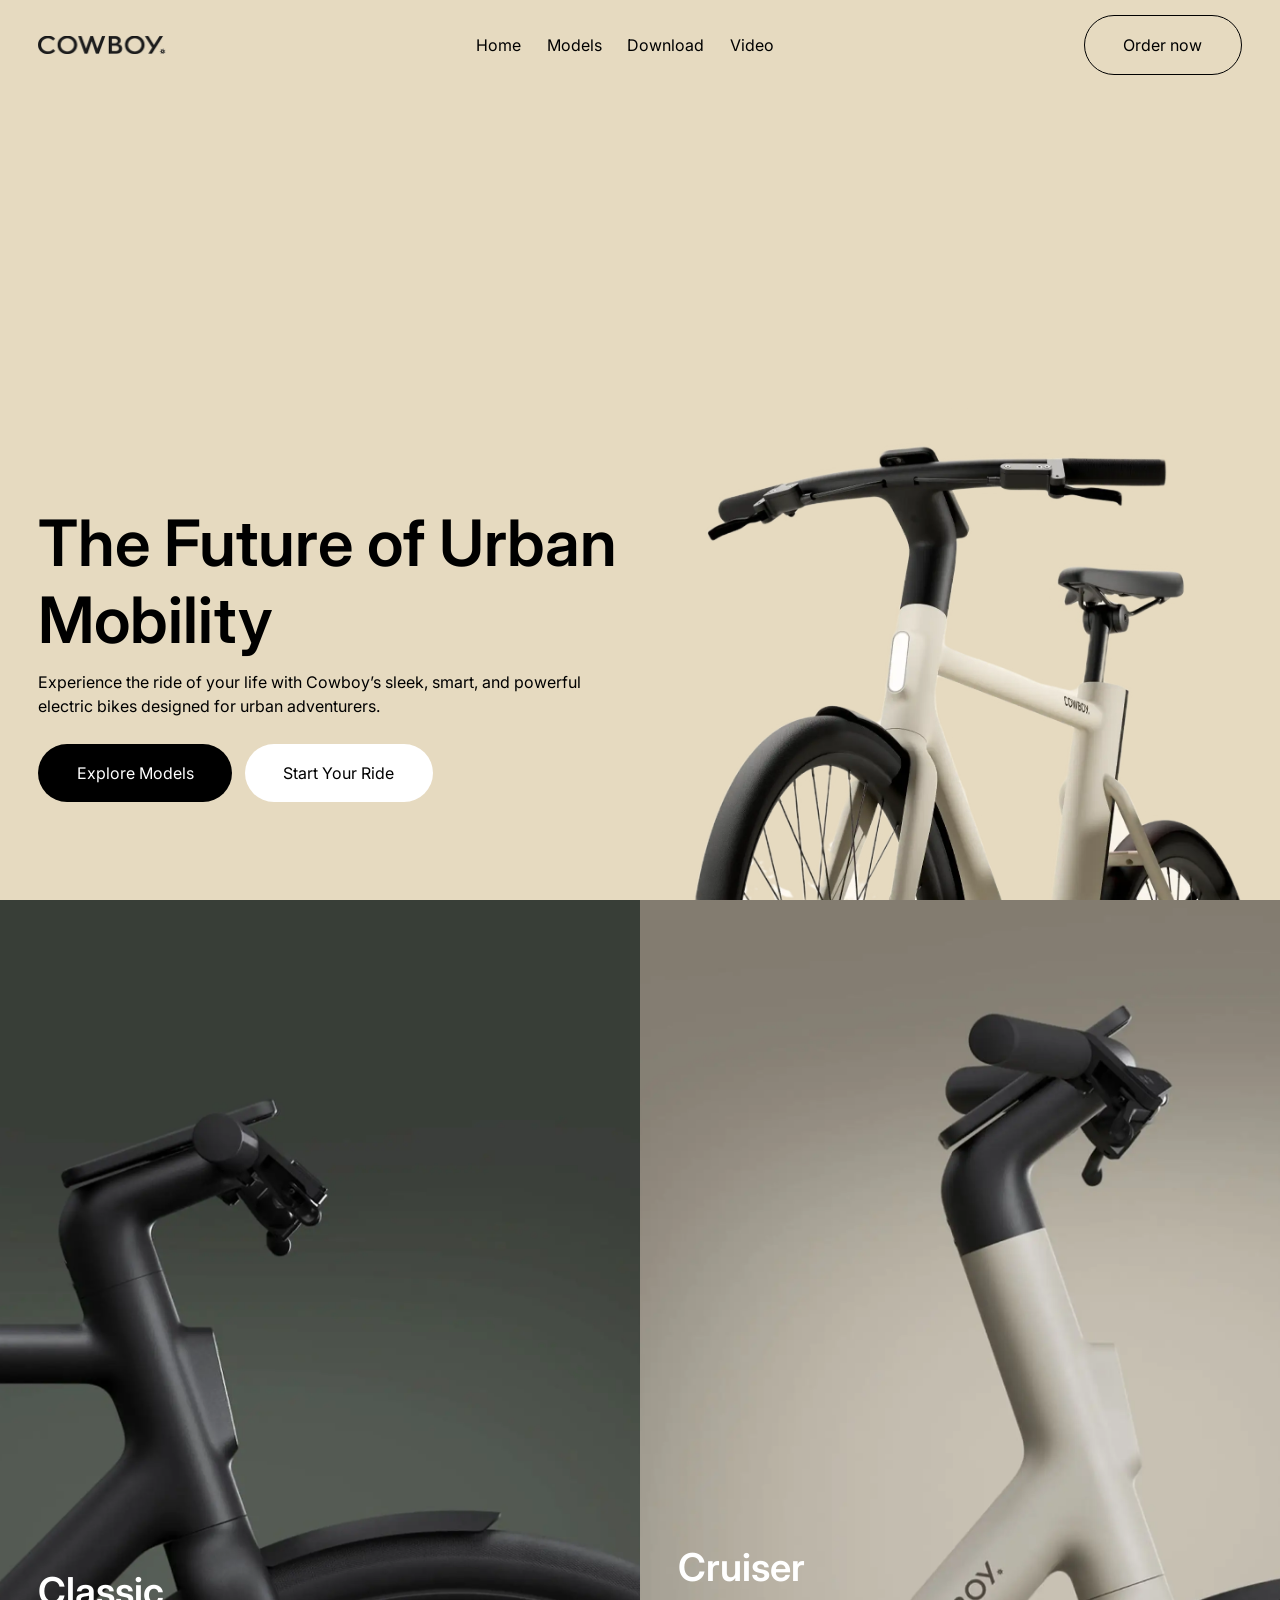
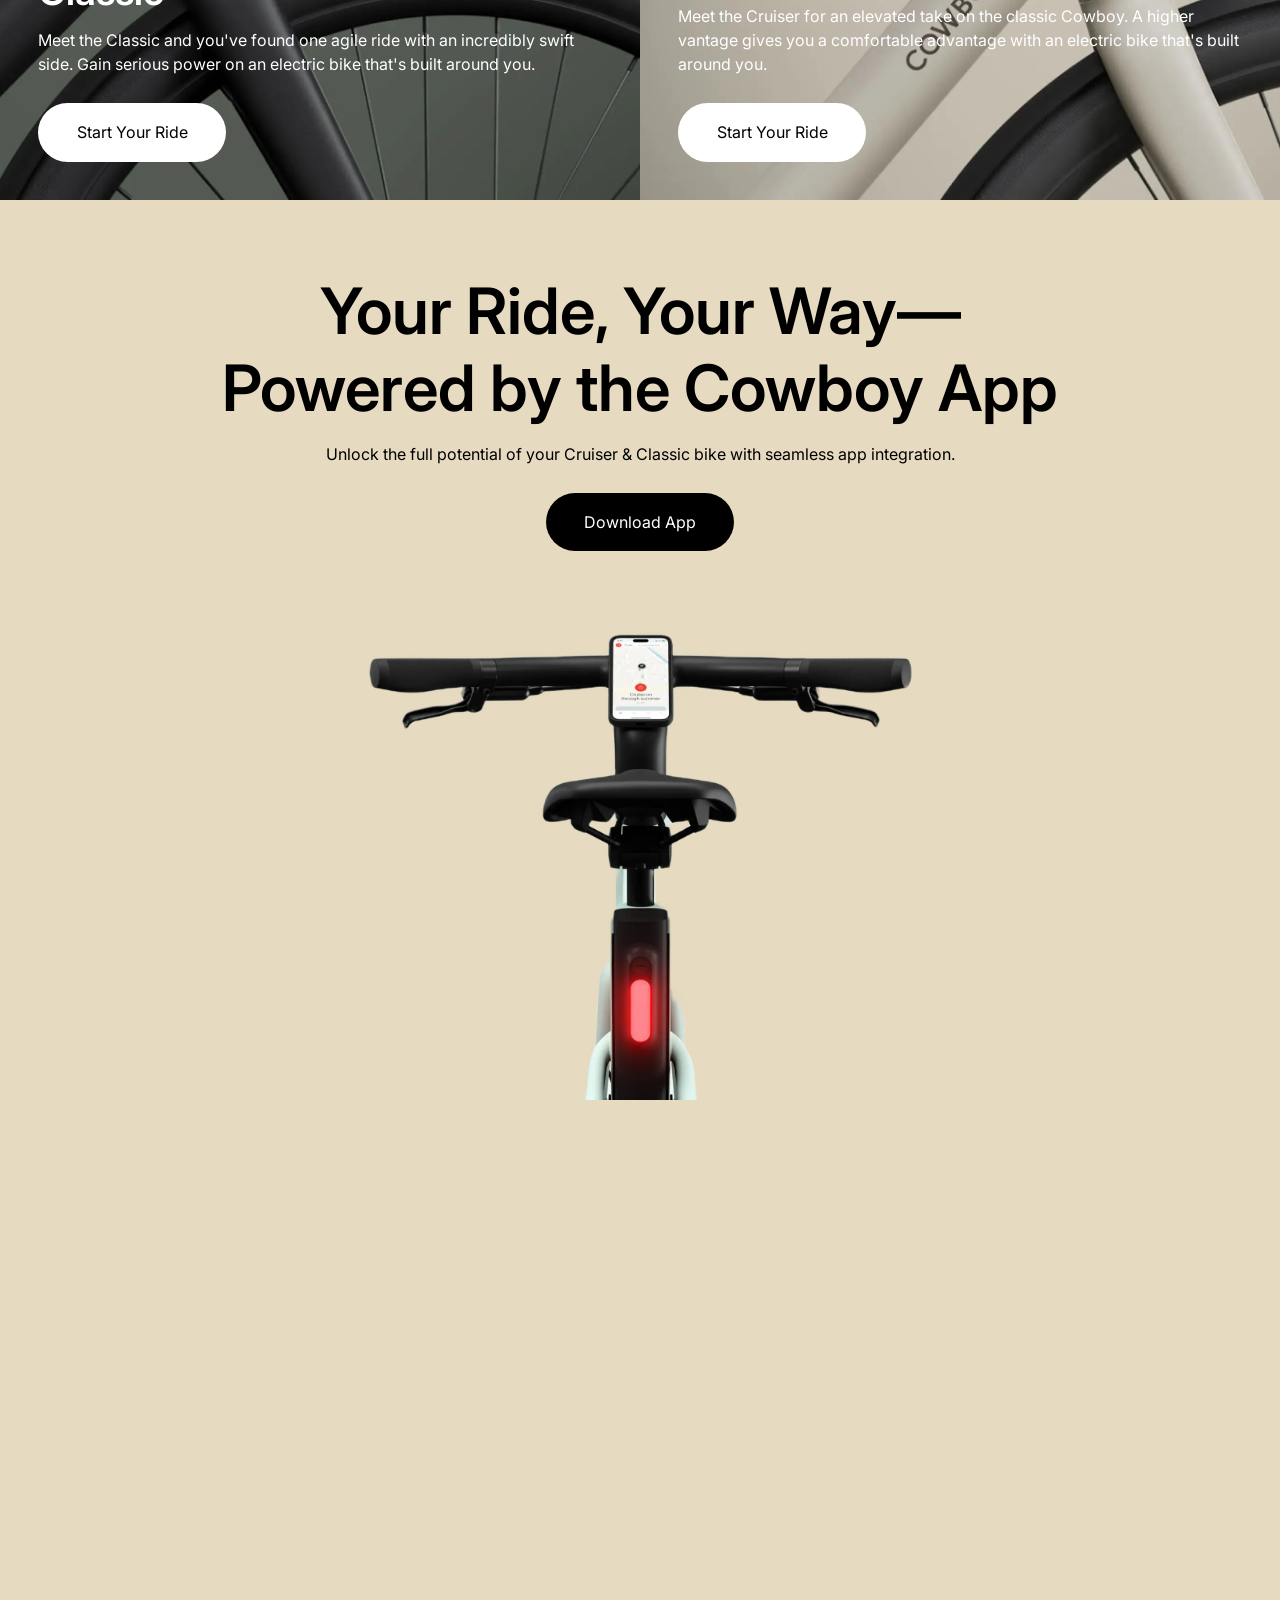
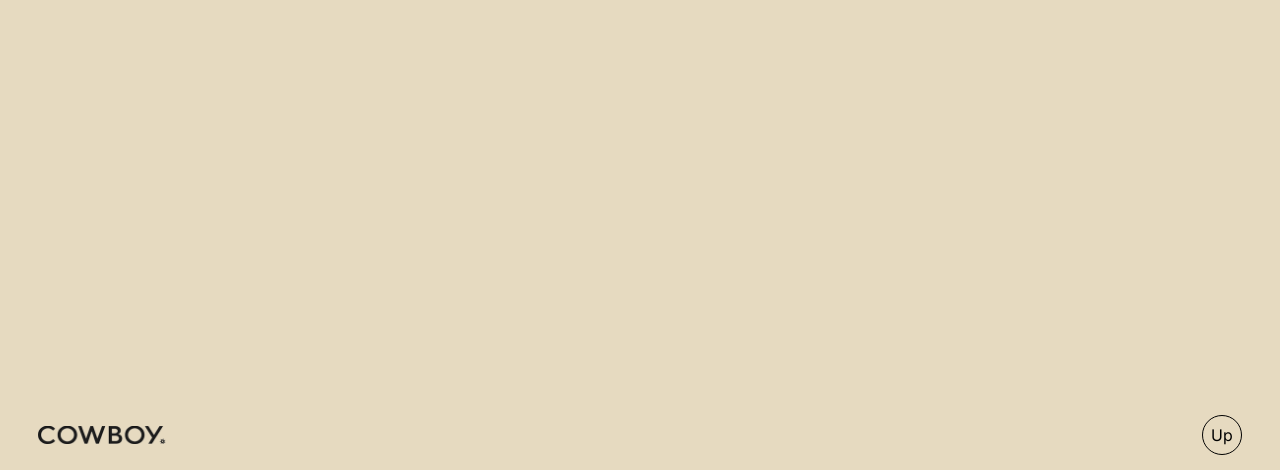
<file: cowboy 2/index.html>
<!DOCTYPE html>
<html lang="en">
	<head>
		<meta charset="UTF-8">
		<meta name="viewport" content="width=device-width, initial-scale=1.0">
		<!-- Підключення шрифтів -->
		<link rel="preconnect" href="https://fonts.googleapis.com">
		<link rel="preconnect" href="https://fonts.gstatic.com" crossorigin>
		<link href="https://fonts.googleapis.com/css2?family=Inter:wght@300;400;600&display=swap" rel="stylesheet">
		<!-- Скидання стилів -->
		<link rel="stylesheet" href="css/reset.css">
		<!-- Основні стилі -->
		<link rel="stylesheet" href="css/style.css">
		<title>CowBoy</title>
	</head>
	<body>
		<div class="wrapper">
			<header class="header">
				<div class="header__container">
					<img class="header__logo" src="img/logo.png" alt="Logo CowBoy">
					<nav class="header__menu menu">
						<ul class="menu__list">
							<li class="menu__item">
								<a href="#home" class="menu__link">Home</a>
							</li>
							<li class="menu__item">
								<a href="#models" class="menu__link">Models</a>
							</li>
							<li class="menu__item">
								<a href="#download" class="menu__link">Download</a>
							</li>
							<li class="menu__item">
								<a href="#video" class="menu__link">Video</a>
							</li>
						</ul>
					</nav>
					<a href="#" class="header__button">Order now</a>
				</div>
			</header>
			<main class="page">
				<section id="home" class="hero">
					<div class="hero__container">
						<div class="hero__content">
							<h1 class="hero__title">The Future of Urban Mobility</h1>
							<div class="hero__text">
								<p>
									Experience the ride of your life with Cowboy’s sleek, smart, and powerful electric bikes designed for urban adventurers.
								</p>
							</div>
							<div class="hero__buttons">
								<a href="#" class="hero__button button button--dark">Explore Models</a>
								<a href="#" class="hero__button button">Start Your Ride</a>
							</div>
						</div>
						<figure class="hero__picture">
							<img src="img/hero/image.webp" class="hero__image" alt="Image">
						</figure>
					</div>
				</section>
				<div id="models" class="models">
					<article class="models__item item-model">
						<div class="item-model__content">
							<h2 class="item-model__title">Classic</h2>
							<div class="item-model__text">
								<p>
									Meet the Classic and you've found one agile ride with an incredibly swift side. Gain serious power on an electric bike that's built around you.
								</p>
							</div>
							<a href="#" class="item-model__button button">Start Your Ride</a>
						</div>
						<img src="img/models/dark.webp" alt="Model" class="item-model__image">
					</article>
					<article class="models__item item-model">
						<div class="item-model__content">
							<h2 class="item-model__title">Cruiser</h2>
							<div class="item-model__text">
								<p>
									Meet the Cruiser for an elevated take on the classic Cowboy. A higher vantage gives you a comfortable advantage with an electric bike that's built around you.
								</p>
							</div>
							<a href="#" class="item-model__button button">Start Your Ride</a>
						</div>
						<img src="img/models/lite.webp" alt="Model" class="item-model__image">
					</article>
				</div>
				<section id="download" class="download">
					<div class="download__container">
						<div class="download__content">
							<h2 class="download__title">Your Ride, Your Way—Powered by the Cowboy App</h2>
							<div class="download__text">
								<p>
									Unlock the full potential of your Cruiser & Classic bike with seamless app integration.
								</p>
							</div>
							<a href="#" class="download__button button button--dark">Download App</a>
						</div>
						<img src="img/download/image.webp" alt="Image" class="download__image">
					</div>
				</section>
				<div id="video" class="video">
					<iframe class="video__item" src="https://www.youtube.com/embed/5JsX5gyK3QQ?si=xP6T2hRqS06eXqa3" title="YouTube video player" frameborder="0" allow="accelerometer; autoplay; clipboard-write; encrypted-media; gyroscope; picture-in-picture; web-share" referrerpolicy="strict-origin-when-cross-origin" allowfullscreen></iframe>
				</div>
			</main>
			<footer class="footer">
				<div class="footer__container">
					<img src="img/logo.png" alt="Image" class="footer__logo">
					<a href="#home" class="footer__button">Up</a>
				</div>
			</footer>
		</div>
	</body>
</html>
</file>
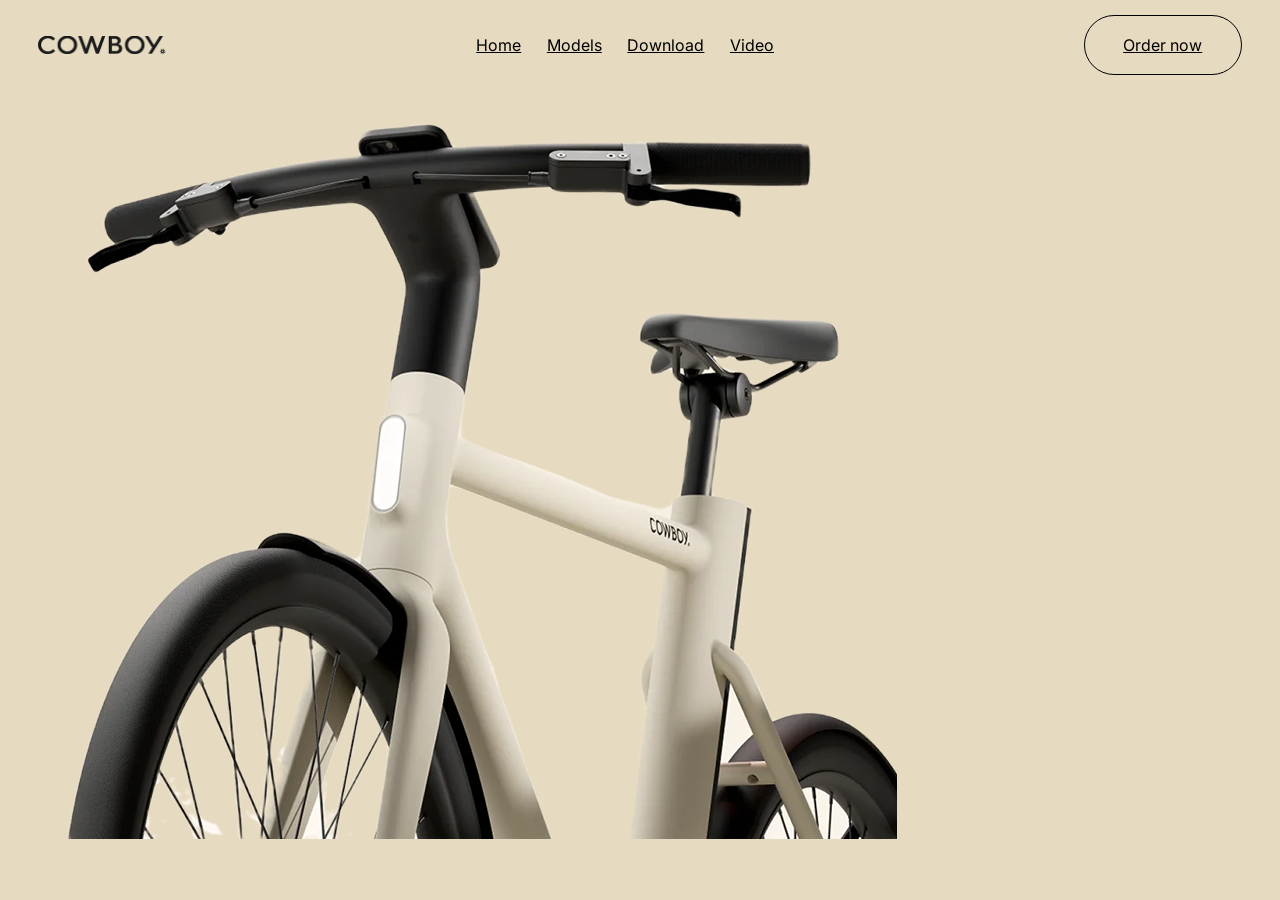
<file: cowboy_2/index.html>
<!DOCTYPE html>
<html lang="en">
	<head>
		<meta charset="UTF-8">
		<meta name="viewport" content="width=device-width, initial-scale=1.0">
		<!-- Подключение шрифтов -->
		<link rel="preconnect" href="https://fonts.googleapis.com">
		<link rel="preconnect" href="https://fonts.gstatic.com" crossorigin>
		<link href="https://fonts.googleapis.com/css2?family=Inter:wght@300;400;600&display=swap" rel="stylesheet">
		<!-- Cброс стилей -->
		<link rel="stylesheet" href="css/reset.css">
		<!-- Основные стили -->
		<link rel="stylesheet" href="css/style.css">
		<title>CowBoy</title>
	</head>
	<body>
		<div class="wrapper">
			<header class="header">
				<div class="header__container">
					<img class="header__logo" src="img/logo.png" alt="Logo CowBoy">
					<nav class="header__menu menu">
						<ul class="menu__list">
							<li class="menu__item">
								<a href="#home" class="menu__link">Home</a>
							</li>
							<li class="menu__item">
								<a href="#models" class="menu__link">Models</a>
							</li>
							<li class="menu__item">
								<a href="#download" class="menu__link">Download</a>
							</li>
							<li class="menu__item">
								<a href="#video" class="menu__link">Video</a>
							</li>
						</ul>
					</nav>
					<a href="#" class="header__button">Order now</a>
				</div>
			</header>
			<main class="page">
				<section id="home" class="hero">
					<div class="hero__container">
						<div class="hero__content">
							<h1 class="hero__title">The Future of Urban Mobility</h1>
							<div class="hero__text">
								<p>
									Experience the ride of your life with Cowboy’s sleek, smart, and powerful electric bikes designed for urban adventurers.
								</p>
							</div>
							<div class="hero__buttons">
								<a href="#" class="hero__button button button--dark">Explore Models</a>
								<a href="#" class="hero__button button">Start Your Ride</a>
							</div>
						</div>
						<figure class="hero__picture">
							<img src="img/hero/image.png" class="hero__image" alt="Image">
						</figure>
					</div>
				</section>
			</main>
			<footer class="footer">
			</footer>
		</div>
	</body>
</html>
</file>
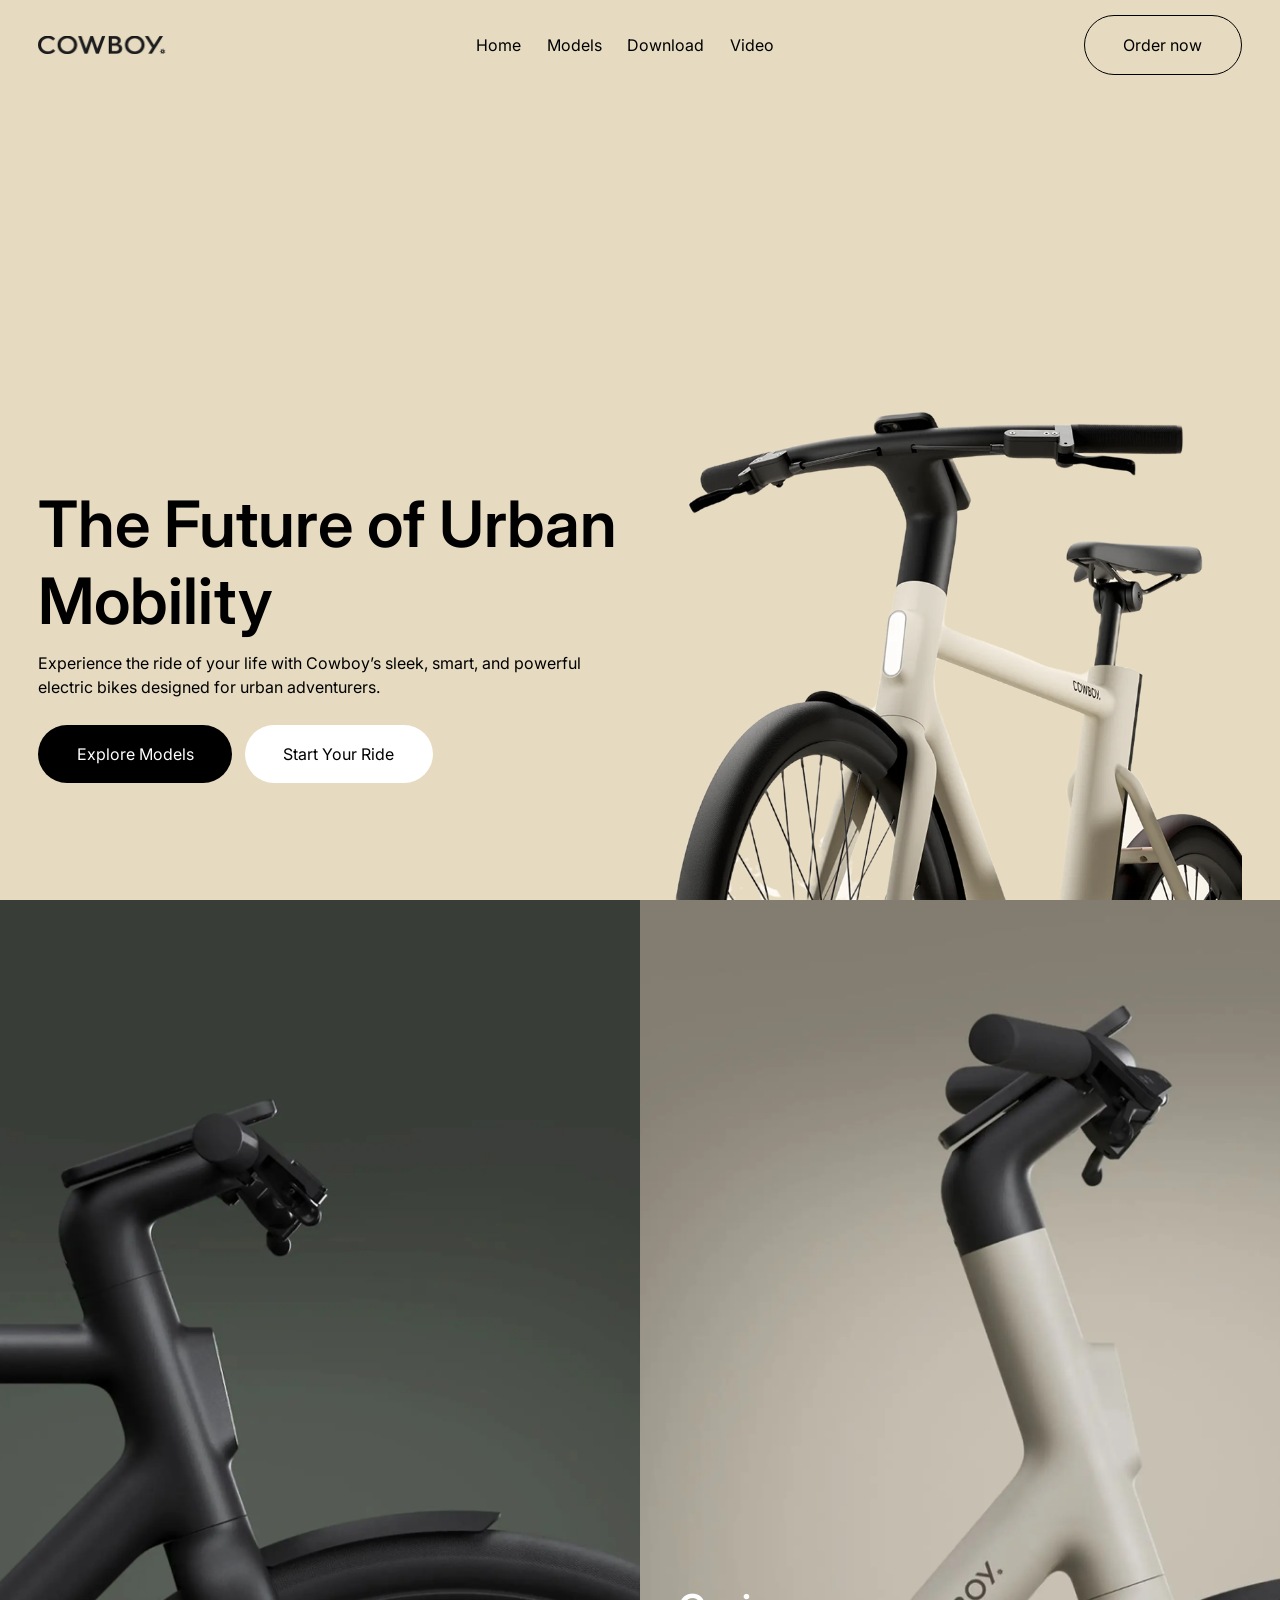
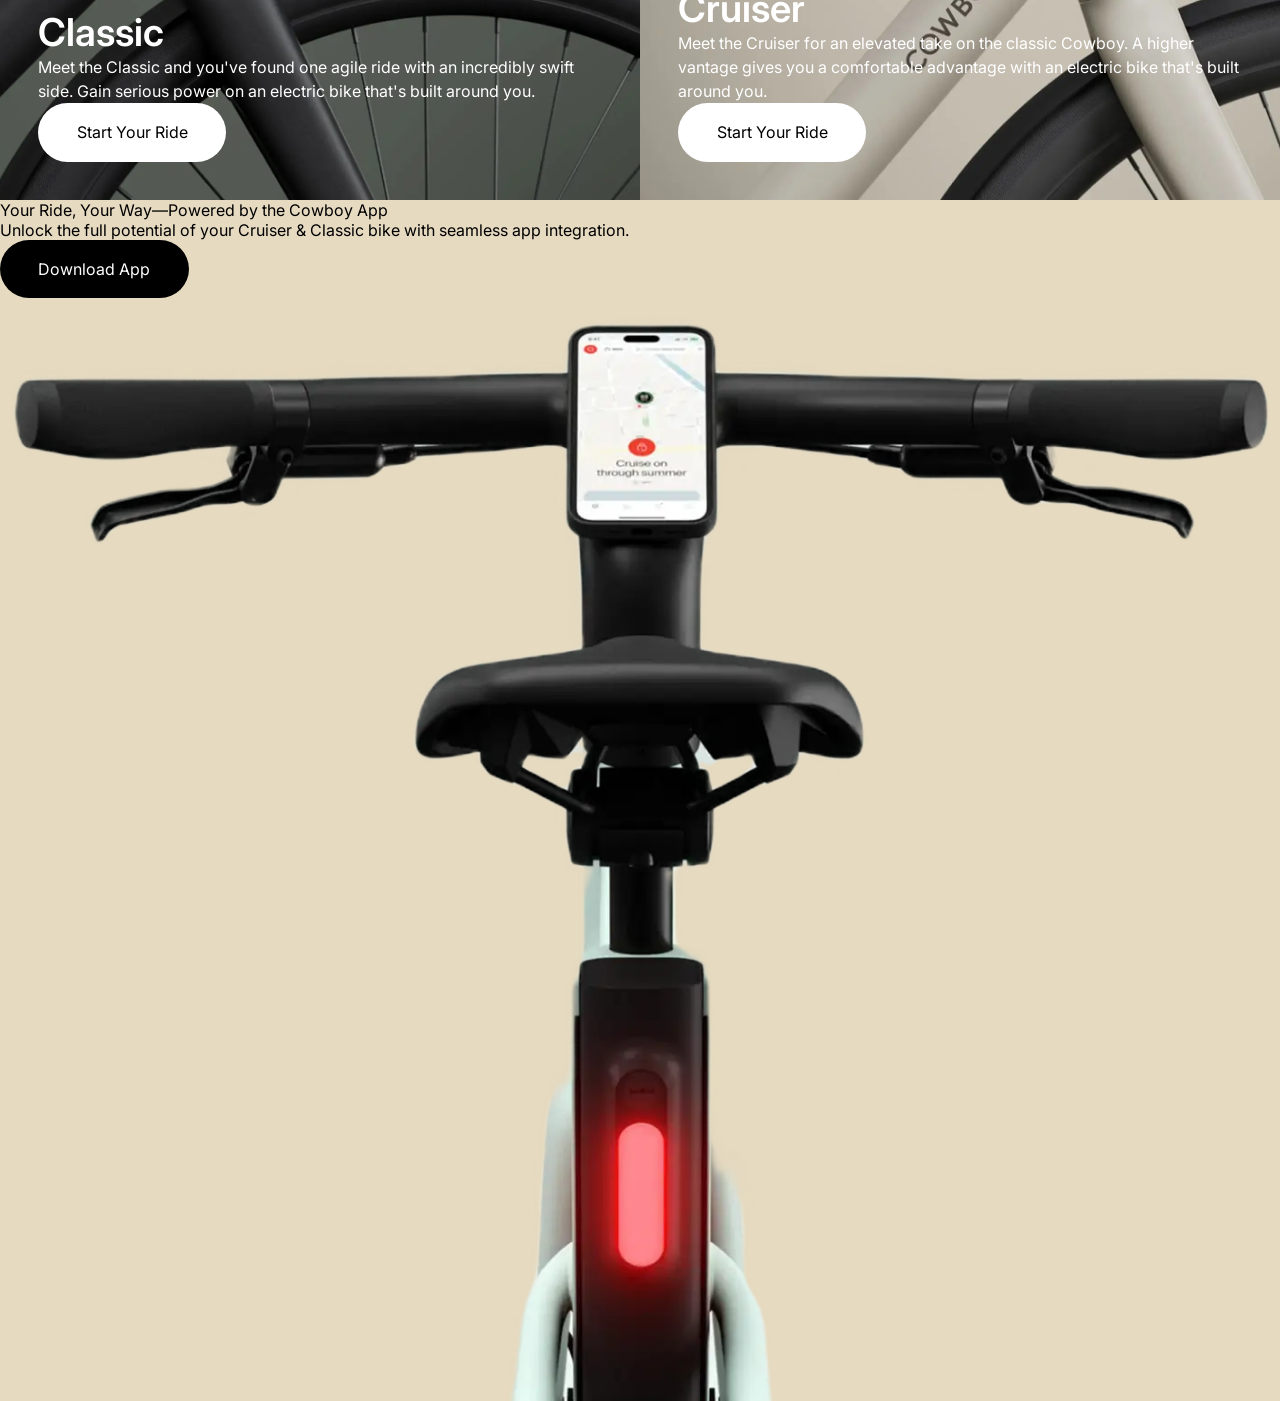
<file: cowboy_3/index.html>
<!DOCTYPE html>
<html lang="en">
	<head>
		<meta charset="UTF-8">
		<meta name="viewport" content="width=device-width, initial-scale=1.0">
		<!-- Подключение шрифтов -->
		<link rel="preconnect" href="https://fonts.googleapis.com">
		<link rel="preconnect" href="https://fonts.gstatic.com" crossorigin>
		<link href="https://fonts.googleapis.com/css2?family=Inter:wght@300;400;600&display=swap" rel="stylesheet">
		<!-- Cброс стилей -->
		<link rel="stylesheet" href="css/reset.css">
		<!-- Основные стили -->
		<link rel="stylesheet" href="css/style.css">
		<title>CowBoy</title>
	</head>
	<body>
		<div class="wrapper">
			<header class="header">
				<div class="header__container">
					<img class="header__logo" src="img/logo.png" alt="Logo CowBoy">
					<nav class="header__menu menu">
						<ul class="menu__list">
							<li class="menu__item">
								<a href="#home" class="menu__link">Home</a>
							</li>
							<li class="menu__item">
								<a href="#models" class="menu__link">Models</a>
							</li>
							<li class="menu__item">
								<a href="#download" class="menu__link">Download</a>
							</li>
							<li class="menu__item">
								<a href="#video" class="menu__link">Video</a>
							</li>
						</ul>
					</nav>
					<a href="#" class="header__button">Order now</a>
				</div>
			</header>
			<main class="page">
				<section id="home" class="hero">
					<div class="hero__container">
						<div class="hero__content">
							<h1 class="hero__title">The Future of Urban Mobility</h1>
							<div class="hero__text">
								<p>
									Experience the ride of your life with Cowboy’s sleek, smart, and powerful electric bikes designed for urban adventurers.
								</p>
							</div>
							<div class="hero__buttons">
								<a href="#" class="hero__button button button--dark">Explore Models</a>
								<a href="#" class="hero__button button">Start Your Ride</a>
							</div>
						</div>
						<figure class="hero__picture">
							<img src="img/hero/image.png" class="hero__image" alt="Image">
						</figure>
					</div>
				</section>

				<!-- models -->


				<div class="models">
						<article class="models__item item-model">
							<div class="item-model__content">
								<h2 class="item-model__title">Classic</h2>
								<div class="item-model__text">
									<p>
										Meet the Classic and you've found one agile ride with an
										incredibly swift side. Gain serious power on an electric bike
										that's built around you.
									</p>
								</div>
								<a href="#" class="item-model__button button">Start Your Ride</a>
							</div>
							<img src="img/models/dark.jpg" alt="Model" class="item-model__image">
						</article>

						<article class="models__item item-model">
							<div class="item-model__content">
								<h2 class="item-model__title">Cruiser</h2>
								<div class="item-model__text">
									<p>
										Meet the Cruiser for an elevated take on the classic Cowboy. A
										higher vantage gives you a comfortable advantage with an electric
										bike that's built around you.
									</p>
								</div>
								<a href="#" class="item-model__button button">Start Your Ride</a>
							</div>
							<img src="img/models/lite.jpg" alt="Model" class="item-model__image">
						</article>
				</div>

				<!-- download -->

				<section class="download">
					<div class="download container">
						<h2 class="download__title">Your Ride, Your Way—Powered by the Cowboy App</h2>
						<div class="download__text"></div>
						<p>
							Unlock the full potential of your Cruiser & Classic bike with seamless app integration.
						</p>
					</div>
					<a href="#" class="download__button button button--dark">Download App</a>
					<img src="img/download/image.jpg" alt="" class="download__image">
				</section>
			</main>
			<footer class="footer">
			</footer>
		</div>
	</body>
</html>
</file>
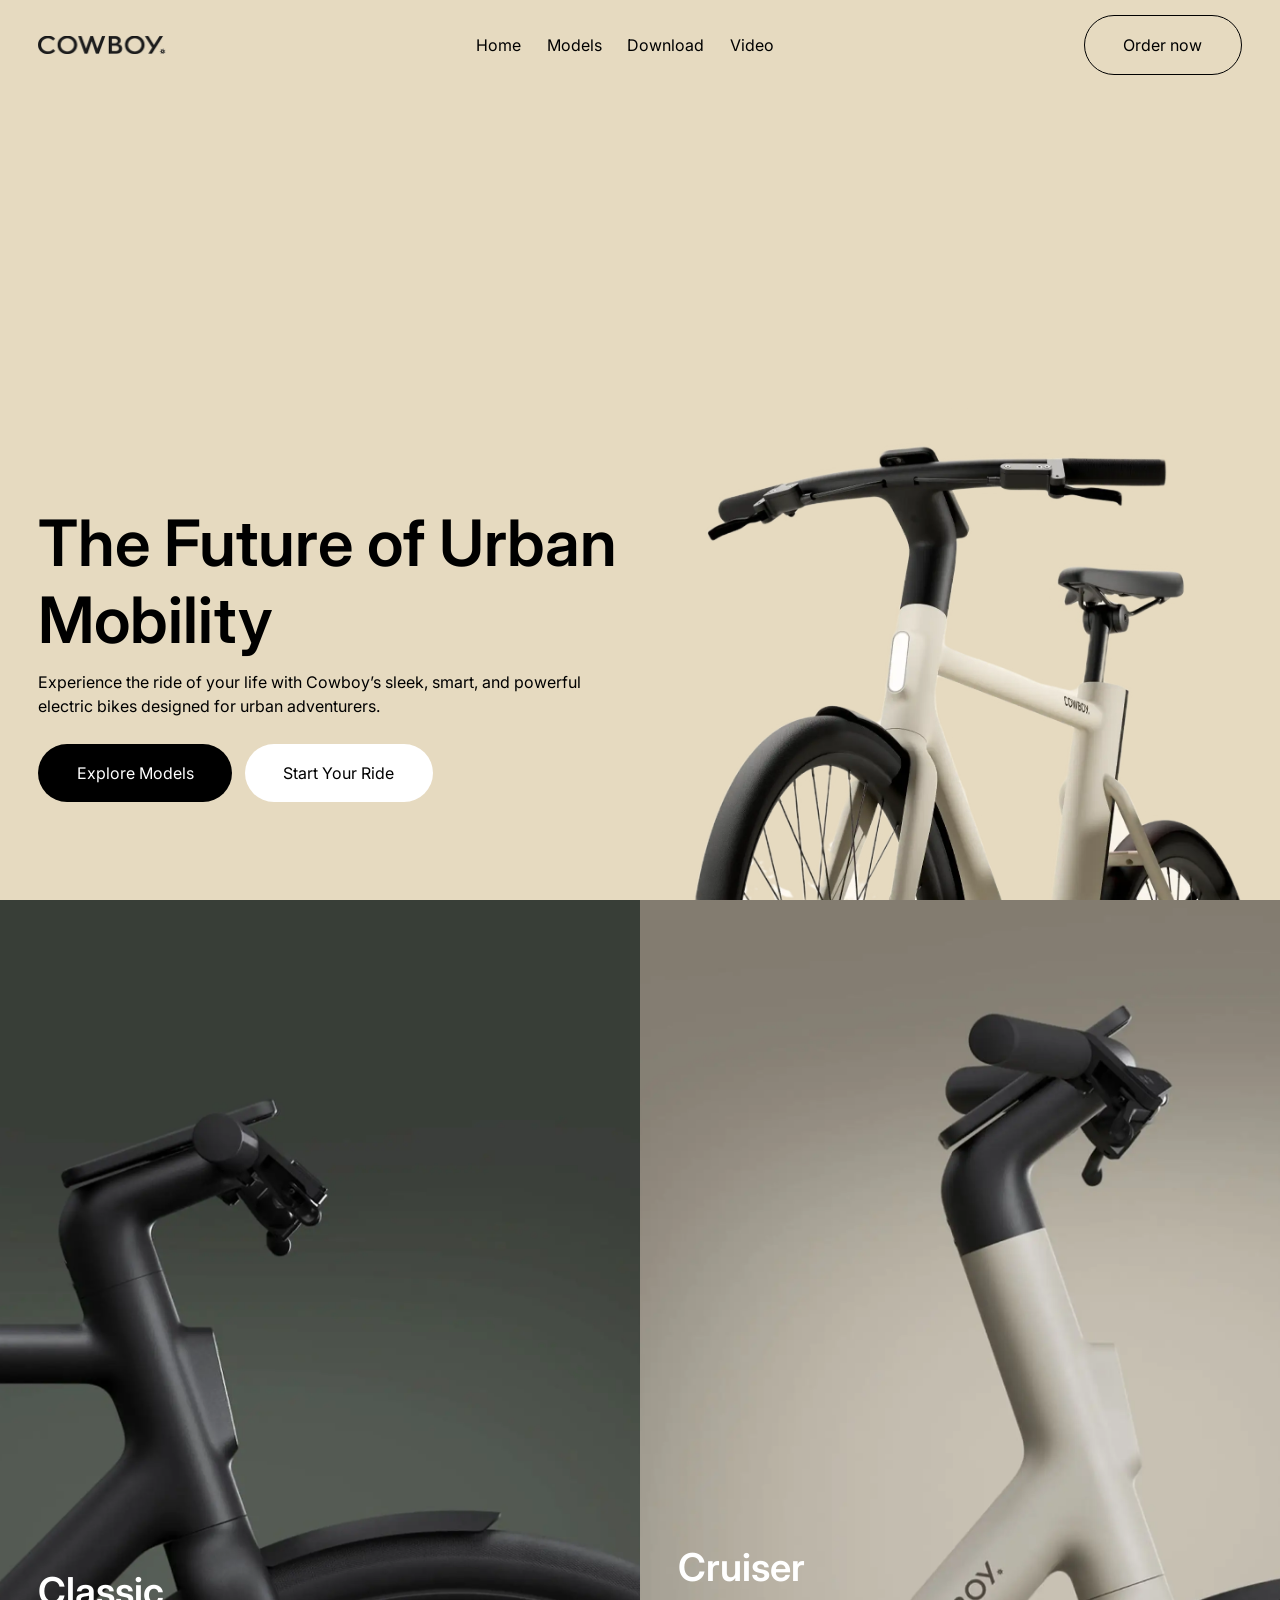
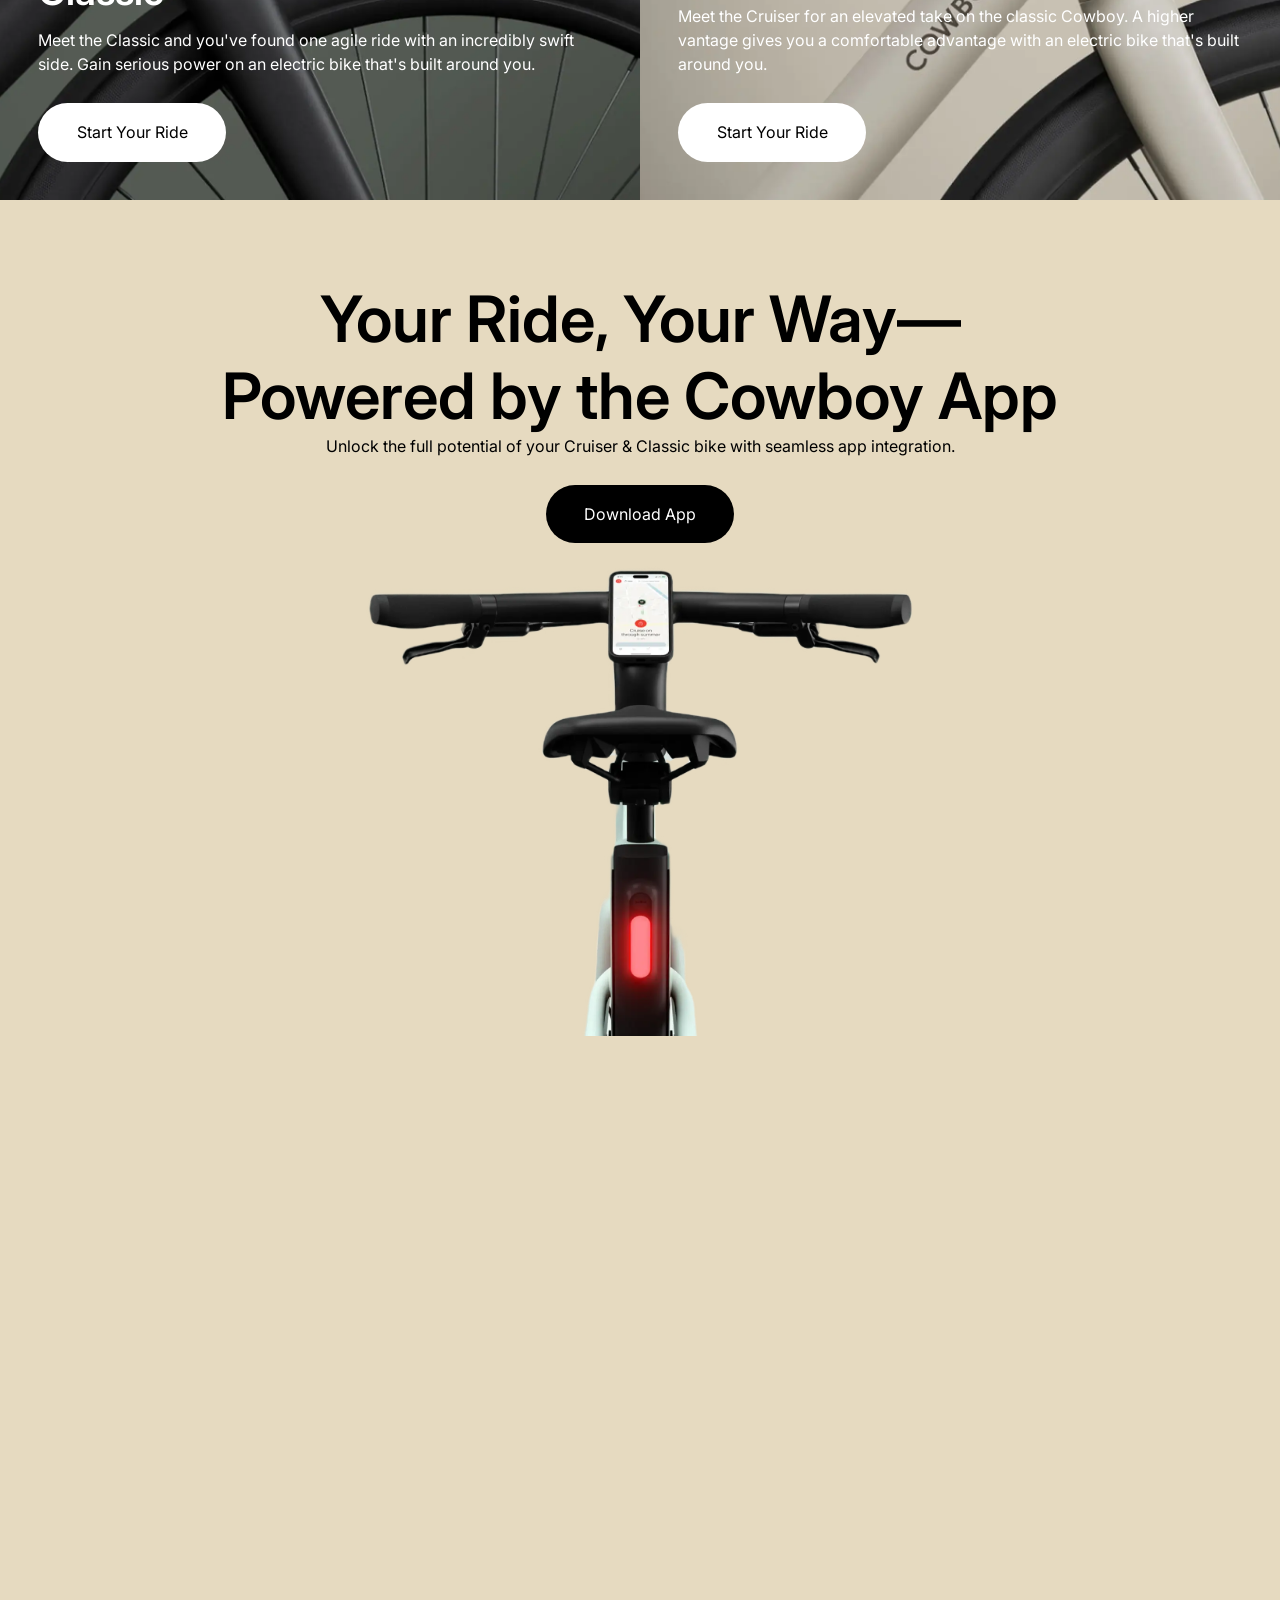
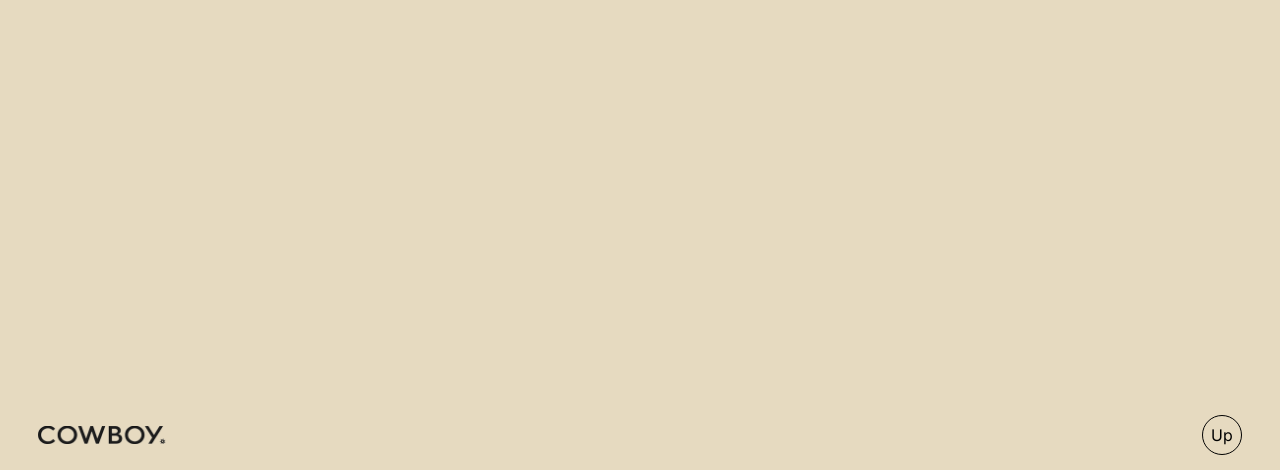
<file: cowboy_4/index.html>
<!DOCTYPE html>
<html lang="en">
	<head>
		<meta charset="UTF-8">
		<meta name="viewport" content="width=device-width, initial-scale=1.0">
		<!-- Підключення шрифтів -->
		<link rel="preconnect" href="https://fonts.googleapis.com">
		<link rel="preconnect" href="https://fonts.gstatic.com" crossorigin>
		<link href="https://fonts.googleapis.com/css2?family=Inter:wght@300;400;600&display=swap" rel="stylesheet">
		<!-- Скидання стилів -->
		<link rel="stylesheet" href="css/reset.css">
		<!-- Основні стилі -->
		<link rel="stylesheet" href="css/style.css">
		<title>CowBoy</title>
	</head>
	<body>
		<div class="wrapper">
			<header class="header">
				<div class="header__container">
					<img class="header__logo" src="img/logo.png" alt="Logo CowBoy">
					<nav class="header__menu menu">
						<ul class="menu__list">
							<li class="menu__item">
								<a href="#home" class="menu__link">Home</a>
							</li>
							<li class="menu__item">
								<a href="#models" class="menu__link">Models</a>
							</li>
							<li class="menu__item">
								<a href="#download" class="menu__link">Download</a>
							</li>
							<li class="menu__item">
								<a href="#video" class="menu__link">Video</a>
							</li>
						</ul>
					</nav>
					<a href="#" class="header__button">Order now</a>
				</div>
			</header>
			<main class="page">
				<section id="home" class="hero">
					<div class="hero__container">
						<div class="hero__content">
							<h1 class="hero__title">The Future of Urban Mobility</h1>
							<div class="hero__text">
								<p>
									Experience the ride of your life with Cowboy’s sleek, smart, and powerful electric bikes designed for urban adventurers.
								</p>
							</div>
							<div class="hero__buttons">
								<a href="#" class="hero__button button button--dark">Explore Models</a>
								<a href="#" class="hero__button button">Start Your Ride</a>
							</div>
						</div>
						<figure class="hero__picture">
							<img src="img/hero/image.webp" class="hero__image" alt="Image">
						</figure>
					</div>
				</section>
				<div id="models" class="models">
					<article class="models__item item-model">
						<div class="item-model__content">
							<h2 class="item-model__title">Classic</h2>
							<div class="item-model__text">
								<p>
									Meet the Classic and you've found one agile ride with an incredibly swift side. Gain serious power on an electric bike that's built around you.
								</p>
							</div>
							<a href="#" class="item-model__button button">Start Your Ride</a>
						</div>
						<img src="img/models/dark.webp" alt="Model" class="item-model__image">
					</article>
					<article class="models__item item-model">
						<div class="item-model__content">
							<h2 class="item-model__title">Cruiser</h2>
							<div class="item-model__text">
								<p>
									Meet the Cruiser for an elevated take on the classic Cowboy. A higher vantage gives you a comfortable advantage with an electric bike that's built around you.
								</p>
							</div>
							<a href="#" class="item-model__button button">Start Your Ride</a>
						</div>
						<img src="img/models/lite.webp" alt="Model" class="item-model__image">
					</article>
				</div>
				<section id="download" class="download">
					<div class="download__container">
						<div class="download__content">
							<h2 class="download__title">Your Ride, Your Way—Powered by the Cowboy App</h2>
							<div class="download__text">
								<p>
									Unlock the full potential of your Cruiser & Classic bike with seamless app integration.
								</p>
							</div>
							<a href="#" class="download__button button button--dark">Download App</a>
						</div>
						<img src="img/download/image.webp" alt="Image" class="download__image">
					</div>
				</section>
				<div class="video">
					<iframe class="video__item" src="https://www.youtube.com/embed/5JsX5gyK3QQ?si=xP6T2hRqS06eXqa3" title="YouTube video player" frameborder="0" allow="accelerometer; autoplay; clipboard-write; encrypted-media; gyroscope; picture-in-picture; web-share" referrerpolicy="strict-origin-when-cross-origin" allowfullscreen></iframe>
				</div>
			</main>
			<footer class="footer">
				<div class="footer__container">
					<img src="img/logo.png" alt="Image" class="footer__logo">
					<a href="#home" class="footer__button">Up</a>
				</div>
			</footer>
		</div>
	</body>
</html>
</file>
<file: cowboy 2/css/style.css>
html {
	scroll-behavior: smooth;
}

body {
	background-color: #e6dac0;
	font-family: "Inter", sans-serif;
}

.wrapper {
	overflow: clip;
	min-height: 100%;

	display: flex;
	flex-direction: column;
}
.wrapper > main {
	flex-grow: 1;
}

[class*="__container"] {
	padding-inline: clamp(15px, 3vw, 100px);
}

/* Компоненти */
.button {
	background-color: #fff;
	color: #000;
	transition:
		background-color 0.3s,
		color 0.3s;
	text-align: center;
	border-radius: 260px;
	padding-inline: clamp(30px, 3vw, 45px);
	padding-block: clamp(10px, 1.5vw, 35px);
	font-size: clamp(16px, 1vw, 32px);
}
.button:hover {
	background-color: #000;
	color: #fff;
}
.button--dark {
	background-color: #000;
	color: #fff;
}
.button--dark:hover {
	background-color: #fff;
	color: #000;
}
/* ---------- */

.header {
	background-color: #e6dac0;
	position: fixed;
	width: 100%;
	top: 0;
	left: 0;
	z-index: 50;
	padding-block: clamp(15px, 1vw, 42px);
}
.header__container {
	display: flex;
	flex-wrap: wrap;
	align-items: center;
}

@media (width <= 630px) {
	.header__container {
		flex-direction: column;
		justify-content: center;
		align-items: center;
		row-gap: 15px;
	}
}

.header__logo {
	/* width: 100px; */
	width: clamp(100px, 10vw, 260px);
}
/*
@media (width > 992px) {
	.header__logo {
		width: 150px;
	}
}
@media (width > 2000px) {
	.header__logo {
		width: 200px;
	}
}
@media (width > 2700px) {
	.header__logo {
		width: 260px;
	}
}*/

.header__menu {
	flex-grow: 1;
}
.header__button {
	transition:
		background-color 0.3s,
		color 0.3s;
	text-align: center;
	border: 1px solid #000;
	border-radius: 260px;
	padding-inline: clamp(30px, 3vw, 83px);
	padding-block: clamp(10px, 2vw, 19px);
	font-size: clamp(16px, 1vw, 32px);
}
.header__button:hover {
	background-color: #000;
	color: #fff;
}

@media (width <= 400px) {
	.header__button {
		align-self: stretch;
	}
}

.menu {
}
.menu__list {
	display: flex;
	align-items: center;
	justify-content: center;
	gap: clamp(15px, 2vw, 80px);
}
.menu__item {
}
.menu__link {
	font-size: clamp(16px, 1vw, 32px);
}
.menu__link:hover {
	text-decoration: underline;
}

/* -------- */

.hero {
	min-height: 100svh;
	padding-top: clamp(100px, 7.5vw, 200px);
	display: flex;
	align-items: flex-end;
}
.hero__container {
	display: flex;
	gap: 30px;
	align-items: center;
}

.hero__content {
	flex-grow: 1;
	flex-basis: 100px;
	padding-block: clamp(20px, 2vw, 40px);
}
.hero__title {
	font-weight: 600;
	font-size: clamp(30px, 5vw, 128px);
}
.hero__title:not(:last-child) {
	margin-bottom: 0.1875em;
}
.hero__text {
	line-height: 1.5;
	font-size: clamp(16px, 1vw, 40px);
}
.hero__text p:not(:last-child) {
	margin-bottom: 0.5em;
}
.hero__text:not(:last-child) {
	margin-bottom: 1.6em;
}
.hero__buttons {
	display: flex;
	flex-wrap: wrap;
	gap: clamp(10px, 1vw, 28px);
}
.hero__button {
}
.hero__picture {
	flex-grow: 1;
	flex-basis: 100px;
	align-self: flex-end;
}
.hero__image {
}

@media (width <= 630px) {
	.hero {
		padding-top: 160px;
	}
}
@media (width <= 992px) {
	.hero__container {
		flex-direction: column;
	}
	.hero__content {
		text-align: center;
	}
	.hero__buttons {
		justify-content: center;
		align-items: center;
	}
}
@media (width <= 400px) {
	.hero__buttons {
		flex-direction: column;
		align-items: stretch;
	}
}

/* -------- */
.models {
	display: flex;
	min-height: 100svh;
}
.models__item {
}

.item-model {
	padding-inline: clamp(15px, 3vw, 100px);
	padding-top: 50px;
	padding-bottom: clamp(30px, 3vw, 350px);
	position: relative;
	flex-basis: 50%;
	display: flex;
	align-items: flex-end;
}
.item-model__content {
	position: relative;
	z-index: 2;
	color: #fff;
}
.item-model__title {
	font-weight: 600;
	font-size: clamp(28px, 3vw, 65px);
}
.item-model__title:not(:last-child) {
	margin-bottom: 0.37em;
}

.item-model__text {
	line-height: 1.5;
	font-size: clamp(16px, 1vw, 36px);
}
.item-model__text p:not(:last-child) {
	margin-bottom: 0.5em;
}
.item-model__text:not(:last-child) {
	margin-bottom: 1.7em;
}

.item-model__button {
}
.item-model__image {
	position: absolute;
	top: 0;
	left: 0;
	width: 100%;
	height: 100%;
	object-fit: cover;
}

@media (width < 768px) {
	.models {
		flex-direction: column;
	}
	.item-model {
		flex-basis: 50svh;
	}
}

/* ------- */
.download {
}
.download__container {
	display: flex;
	flex-direction: column;
	min-height: 100svh;
	justify-content: center;
	align-items: center;
}
.download__content {
	flex-grow: 1;
	display: flex;
	flex-direction: column;
	justify-content: center;
	align-items: center;
	text-align: center;
	padding-top: clamp(50px, 5vw, 300px);
	padding-bottom: clamp(30px, 5vw, 170px);
}
.download__title {
	text-wrap: balance;
	font-weight: 600;
	font-size: clamp(36px, 5vw, 96px);
}
.download__title:not(:last-child) {
	margin-bottom: 0.25em;
}
.download__text {
	line-height: 1.5;
	font-size: clamp(16px, 1vw, 36px);
}
.download__text p:not(:last-child) {
	margin-bottom: 0.5em;
}
.download__text:not(:last-child) {
	margin-bottom: 1.7em;
}

.download__button {
}
.download__image {
}
@media (width >= 768px) {
	.download__image {
		max-width: 46%;
	}
}

/* --------- */

.video {
	height: 100svh;
}
.video__item {
	width: 100%;
	height: 100%;
	object-fit: cover;
}

/* ----------- */

.footer {
	padding-block: clamp(15px, 1vw, 42px);
}
.footer__container {
	display: flex;
	align-items: center;
	justify-content: space-between;
	gap: 20px;
}
.footer__logo {
	width: clamp(100px, 10vw, 260px);
}
.footer__button {
	transition:
		background-color 0.3s,
		color 0.3s;
	text-align: center;
	border: 1px solid #000;
	border-radius: 260px;
	aspect-ratio: 1;
	display: flex;
	justify-content: center;
	align-items: center;
	width: clamp(40px, 3vw, 85px);
	font-size: clamp(16px, 1vw, 32px);
}
.footer__button:hover {
	background-color: #000;
	color: #fff;
}
</file>
<file: cowboy_2/css/style.css>
html {
	scroll-behavior: smooth;
}

body {
	background-color: #e6dac0;
	font-family: "Inter", sans-serif;
}

.wrapper {
	overflow: clip;
	min-height: 100%;

	display: flex;
	flex-direction: column;
}
.wrapper > main {
	flex-grow: 1;
}

[class*="__container"] {
	padding-inline: clamp(15px, 3vw, 100px);
}

/* Компоненти */

.button {
	background-color: #fff;
	color: #000;
	transition:
		background-color 0.3s,
		color 0.3s;
	text-align: center;
	border-radius: 260px;
	padding-inline: clamp(30px, 3vw, 45px);
	padding-block: clamp(10px, 1.5vw, 35px);
	font-size: clamp(16px, 1vw, 32px);
}
.button:hover {
	background-color: #000;
	color: #fff;
}
.button--dark {
	background-color: #000;
	color: #fff;
}
.button--dark:hover {
	background-color: #fff;
	color: #000;
}
/* header */

.header {
	background-color: #e6dac0;
	position: fixed;
	width: 100%;
	top: 0;
	left: 0;
	z-index: 50;
	padding-block: clamp(15px, 1vw, 42px);
}
.header__container {
	display: flex;
	flex-wrap: wrap;
	align-items: center;
}

@media (width <= 630px) {
	.header__container {
		flex-direction: column;
		justify-content: center;
		align-items: center;
		row-gap: 15px;
	}
}

.header__logo {
	/* width: 100px; */
	width: clamp(100px, 10vw, 260px);
}
/*
@media (width > 992px) {
	.header__logo {
		width: 150px;
	}
}
@media (width > 2000px) {
	.header__logo {
		width: 200px;
	}
}
@media (width > 2700px) {
	.header__logo {
		width: 260px;
	}
}*/

.header__menu {
	flex-grow: 1;
}
.header__button {
	transition:
		background-color 0.3s,
		color 0.3s;
	text-align: center;
	border: 1px solid #000;
	border-radius: 260px;
	padding-inline: clamp(30px, 3vw, 83px);
	padding-block: clamp(10px, 2vw, 19px);
	font-size: clamp(16px, 1vw, 32px);
}
.header__button:hover {
	background-color: #000;
	color: #fff;
}

@media (width <= 400px) {
	.header__button {
		align-self: stretch;
	}
}

/* menu */

.menu {
}
.menu__list {
	display: flex;
	align-items: center;
	justify-content: center;
	gap: clamp(15px, 2vw, 80px);
}
.menu__item {
}
.menu__link {
	font-size: clamp(16px, 1vw, 32px);
}
.menu__link:hover {
	text-decoration: underline;
}
</file>
<file: cowboy_3/css/style.css>
html {
	scroll-behavior: smooth;
}

body {
	background-color: #e6dac0;
	font-family: "Inter", sans-serif;
}

.wrapper {
	overflow: clip;
	min-height: 100%;

	display: flex;
	flex-direction: column;
}
.wrapper > main {
	flex-grow: 1;
}

[class*="__container"] {
	padding-inline: clamp(15px, 3vw, 100px);
}

/* Компоненти */
.button {
	background-color: #fff;
	color: #000;
	transition:
		background-color 0.3s,
		color 0.3s;
	text-align: center;
	border-radius: 260px;
	padding-inline: clamp(30px, 3vw, 45px);
	padding-block: clamp(10px, 1.5vw, 35px);
	font-size: clamp(16px, 1vw, 32px);
}
.button:hover {
	background-color: #000;
	color: #fff;
}
.button--dark {
	background-color: #000;
	color: #fff;
}
.button--dark:hover {
	background-color: #fff;
	color: #000;
}
/* ---------- */

.header {
	position: fixed;
	width: 100%;
	top: 0;
	left: 0;
	z-index: 50;
	padding-block: clamp(15px, 1vw, 42px);
}
.header__container {
	display: flex;
	flex-wrap: wrap;
	align-items: center;
}

@media (width <= 630px) {
	.header__container {
		flex-direction: column;
		justify-content: center;
		align-items: center;
		row-gap: 15px;
	}
}

.header__logo {
	/* width: 100px; */
	width: clamp(100px, 10vw, 260px);
}
/*
@media (width > 992px) {
	.header__logo {
		width: 150px;
	}
}
@media (width > 2000px) {
	.header__logo {
		width: 200px;
	}
}
@media (width > 2700px) {
	.header__logo {
		width: 260px;
	}
}*/

.header__menu {
	flex-grow: 1;
}
.header__button {
	transition:
		background-color 0.3s,
		color 0.3s;
	text-align: center;
	border: 1px solid #000;
	border-radius: 260px;
	padding-inline: clamp(30px, 3vw, 83px);
	padding-block: clamp(10px, 2vw, 19px);
	font-size: clamp(16px, 1vw, 32px);
}
.header__button:hover {
	background-color: #000;
	color: #fff;
}

@media (width <= 400px) {
	.header__button {
		align-self: stretch;
	}
}

.menu {
}
.menu__list {
	display: flex;
	align-items: center;
	justify-content: center;
	gap: clamp(15px, 2vw, 80px);
}
.menu__item {
}
.menu__link {
	font-size: clamp(16px, 1vw, 32px);
}
.menu__link:hover {
	text-decoration: underline;
}

/* -------- */

.hero {
	min-height: 100svh;
	background-color: #e6dac0;
	padding-top: clamp(100px, 7.5vw, 200px);
	display: flex;
	align-items: flex-end;
}
.hero__container {
	min-height: 100%;
	display: flex;
	gap: 30px;
	align-items: center;
}



.hero__content {
	flex-grow: 1;
	flex-basis: 100px;
	padding-block: clamp(20px, 2vw, 40px);
}
.hero__title {
	font-weight: 600;
	font-size: clamp(30px, 5vw, 128px);
}

.hero__title:not(:last-child) {
	margin-bottom: 0.1875em;
}
.hero__text {
	line-height: 1.5;
	font-size: clamp(16px, 1vw, 40px);
}
.hero__text p:not(:last-child) {
	margin-bottom: 0.5em;
}
.hero__text:not(:last-child) {
	margin-bottom: 1.6em;
}
.hero__buttons {
	display: flex;
	flex-wrap: wrap;
	gap: clamp(10px, 1vw, 28px);
}
.hero__button {

}
.hero__picture {
	flex-grow: 1;
	flex-basis: 100px;
	align-self: flex-end;
}
.hero__image {
}

@media (width <= 630px) {
	.hero {
		padding-top: 160px;
	}
}

@media (width <= 992px) {
	.hero__container {
		flex-direction: column
	}

	.hero__content {
		text-align: center;
	}

	.hero__buttons {
		justify-content: center;
		align-items: center;		
	}
}

@media (width <= 400px) {
	.hero__buttons {
		flex-direction: column;
		align-items: stretch;
	}
}




/* --------models--------*/

.models {
	display: flex;
	min-height: 100svh;
}
.models__item {
}

.item-model {
	padding-inline: clamp(15px, 3vw, 100px);
	padding-top: 50px;
	padding-bottom: clamp(30px, 3vw, 350px);
	position: relative;
	flex-basis: 50%;
	display: flex;
	align-items: flex-end;
}
.item-model__content {
	position: relative;
	z-index: 2;
	color: #fff;
}
.item-model__title {
	font-weight: 600;
	font-size: clamp(28px, 3vw, 65px);
}

.item-model__ title:not(:last-child) {
	margin-bottom: 0.37em;	
}

.item-model__text {
	line-height: 1.5;
	font-size: clamp(16px, 1vw, 36px);
}

.item-model__text p:not(:last-child) {
	margin-bottom: 0.5em;
}

.item-model__ text:not(:last-child) {
	margin-bottom: 1.7em;	
}

.item-model__button {
}
.item-model__image {
	position: absolute;
	top: 0;
	left: 0;
	width: 100%;
	height: 100%;
	object-fit: cover;
}

@media (width < 768px) {
	.models {
		flex-direction: column;
	}

	.item__model {
		flex-basis: 50;
	}
}

/* --------------download-------------- */

.download {
}
.container {
}
.download__title {
}
.download__text {
}
.download__button {
}
.download__image {
}
</file>
<file: cowboy_4/css/style.css>
html {
	scroll-behavior: smooth;
}

body {
	background-color: #e6dac0;
	font-family: "Inter", sans-serif;
}

.wrapper {
	overflow: clip;
	min-height: 100%;

	display: flex;
	flex-direction: column;
}
.wrapper > main {
	flex-grow: 1;
}

[class*="__container"] {
	padding-inline: clamp(15px, 3vw, 100px);
}

/* Компоненты */

.button {
	background-color: #fff;
	color: #000;
	transition:
		background-color 0.3s,
		color 0.3s;
	text-align: center;
	border-radius: 260px;
	padding-inline: clamp(30px, 3vw, 45px);
	padding-block: clamp(10px, 1.5vw, 35px);
	font-size: clamp(16px, 1vw, 32px);
}
.button:hover {
	background-color: #000;
	color: #fff;
}
.button--dark {
	background-color: #000;
	color: #fff;
}
.button--dark:hover {
	background-color: #fff;
	color: #000;
}
/* --------------header-------------- */

.header {
	background-color: #e6dac0;
	position: fixed;
	width: 100%;
	top: 0;
	left: 0;
	z-index: 50;
	padding-block: clamp(15px, 1vw, 42px);
}
.header__container {
	display: flex;
	flex-wrap: wrap;
	align-items: center;
}

@media (width <= 630px) {
	.header__container {
		flex-direction: column;
		justify-content: center;
		align-items: center;
		row-gap: 15px;
	}
}

.header__logo {
	/* width: 100px; */
	width: clamp(100px, 10vw, 260px);
}
/*
@media (width > 992px) {
	.header__logo {
		width: 150px;
	}
}
@media (width > 2000px) {
	.header__logo {
		width: 200px;
	}
}
@media (width > 2700px) {
	.header__logo {
		width: 260px;
	}
}*/

.header__menu {
	flex-grow: 1;
}
.header__button {
	transition:
		background-color 0.3s,
		color 0.3s;
	text-align: center;
	border: 1px solid #000;
	border-radius: 260px;
	padding-inline: clamp(30px, 3vw, 83px);
	padding-block: clamp(10px, 2vw, 19px);
	font-size: clamp(16px, 1vw, 32px);
}
.header__button:hover {
	background-color: #000;
	color: #fff;
}

@media (width <= 400px) {
	.header__button {
		align-self: stretch;
	}
}

.menu {
}
.menu__list {
	display: flex;
	align-items: center;
	justify-content: center;
	gap: clamp(15px, 2vw, 80px);
}
.menu__item {
}
.menu__link {
	font-size: clamp(16px, 1vw, 32px);
}
.menu__link:hover {
	text-decoration: underline;
}

/* --------------hero-------------- */

.hero {
	min-height: 100svh;
	padding-top: clamp(100px, 7.5vw, 200px);
	display: flex;
	align-items: flex-end;
}
.hero__container {
	display: flex;
	gap: 30px;
	align-items: center;
}

.hero__content {
	flex-grow: 1;
	flex-basis: 100px;
	padding-block: clamp(20px, 2vw, 40px);
}
.hero__title {
	font-weight: 600;
	font-size: clamp(30px, 5vw, 128px);
}
.hero__title:not(:last-child) {
	margin-bottom: 0.1875em;
}
.hero__text {
	line-height: 1.5;
	font-size: clamp(16px, 1vw, 40px);
}
.hero__text p:not(:last-child) {
	margin-bottom: 0.5em;
}
.hero__text:not(:last-child) {
	margin-bottom: 1.6em;
}
.hero__buttons {
	display: flex;
	flex-wrap: wrap;
	gap: clamp(10px, 1vw, 28px);
}
.hero__button {
}
.hero__picture {
	flex-grow: 1;
	flex-basis: 100px;
	align-self: flex-end;
}
.hero__image {
}

@media (width <= 630px) {
	.hero {
		padding-top: 160px;
	}
}
@media (width <= 992px) {
	.hero__container {
		flex-direction: column;
	}
	.hero__content {
		text-align: center;
	}
	.hero__buttons {
		justify-content: center;
		align-items: center;
	}
}
@media (width <= 400px) {
	.hero__buttons {
		flex-direction: column;
		align-items: stretch;
	}
}

/* --------------models-------------- */
.models {
	display: flex;
	min-height: 100svh;
}
.models__item {
}

.item-model {
	padding-inline: clamp(15px, 3vw, 100px);
	padding-top: 50px;
	padding-bottom: clamp(30px, 3vw, 350px);
	position: relative;
	flex-basis: 50%;
	display: flex;
	align-items: flex-end;
}
.item-model__content {
	position: relative;
	z-index: 2;
	color: #fff;
}
.item-model__title {
	font-weight: 600;
	font-size: clamp(28px, 3vw, 65px);
}
.item-model__title:not(:last-child) {
	margin-bottom: 0.37em;
}

.item-model__text {
	line-height: 1.5;
	font-size: clamp(16px, 1vw, 36px);
}
.item-model__text p:not(:last-child) {
	margin-bottom: 0.5em;
}
.item-model__text:not(:last-child) {
	margin-bottom: 1.7em;
}

.item-model__button {
}
.item-model__image {
	position: absolute;
	top: 0;
	left: 0;
	width: 100%;
	height: 100%;
	object-fit: cover;
}

@media (width < 768px) {
	.models {
		flex-direction: column;
	}
	.item-model {
		flex-basis: 50svh;
	}
}

/* --------------download-------------- */

.download {
}
.download__container {
	display: flex;
	flex-direction: column;
	min-height: 100svh;
	justify-content: center;
	align-items: center;
	text-align: center;
	padding-top: clamp(50px, 5vw, 300px);
	padding-bottom: clamp(30px, 5vw, 170px);
}

.download__content {
	flex-grow: 1;
	display: flex;
	flex-direction: column;
	justify-content: center;
	align-items: center;
}

.download__title {
	text-wrap: balance;
	font-weight: 600;
	font-size: clamp(36px, 5vw, 96px);
}

.download__title.hero__text:not(:last-child) {
	margin-bottom: 0.25em;
}

.download__text {
	line-height: 1.5;
	font-size: clamp(16px, 1vw, 36px);
}

.download__text p:not(:last-child) {
	margin-bottom: 0.5em;
}

.download__text:not(:last-child) {
	margin-bottom: 1.7em;
}

.download__button {
}
.download__image {
	max-width: 46%;
}

@media (width >= 768px) {
	.download__image {
		max-width: 46%;
	}
}



/* --------------video-------------- */

.video {
	height: 100svh;
}
.video__item {
	width: 100%;
	height: 100%;
	object-fit: cover;
}

/* --------------footer-------------- */

.footer {
	padding-block: clamp(15px, 1vw, 42px);
}
.footer__container {
	display: flex;
	align-items: center;
	justify-content: space-between;
	gap: 20px;
}
.footer__logo {
	width: clamp(100px, 10vw, 260px);
}
.footer__button {
	transition:
		background-color 0.3s,
		color 0.3s;
	text-align: center;
	border: 1px solid #000;
	border-radius: 260px;
	aspect-ratio: 1;
	display: flex;
	justify-content: center;
	align-items: center;
	width: clamp(40px, 3vw, 85px);
	font-size: clamp(16px, 1vw, 32px);
}
.footer__button:hover {
	background-color: #000;
	color: #fff;
}
</file>
